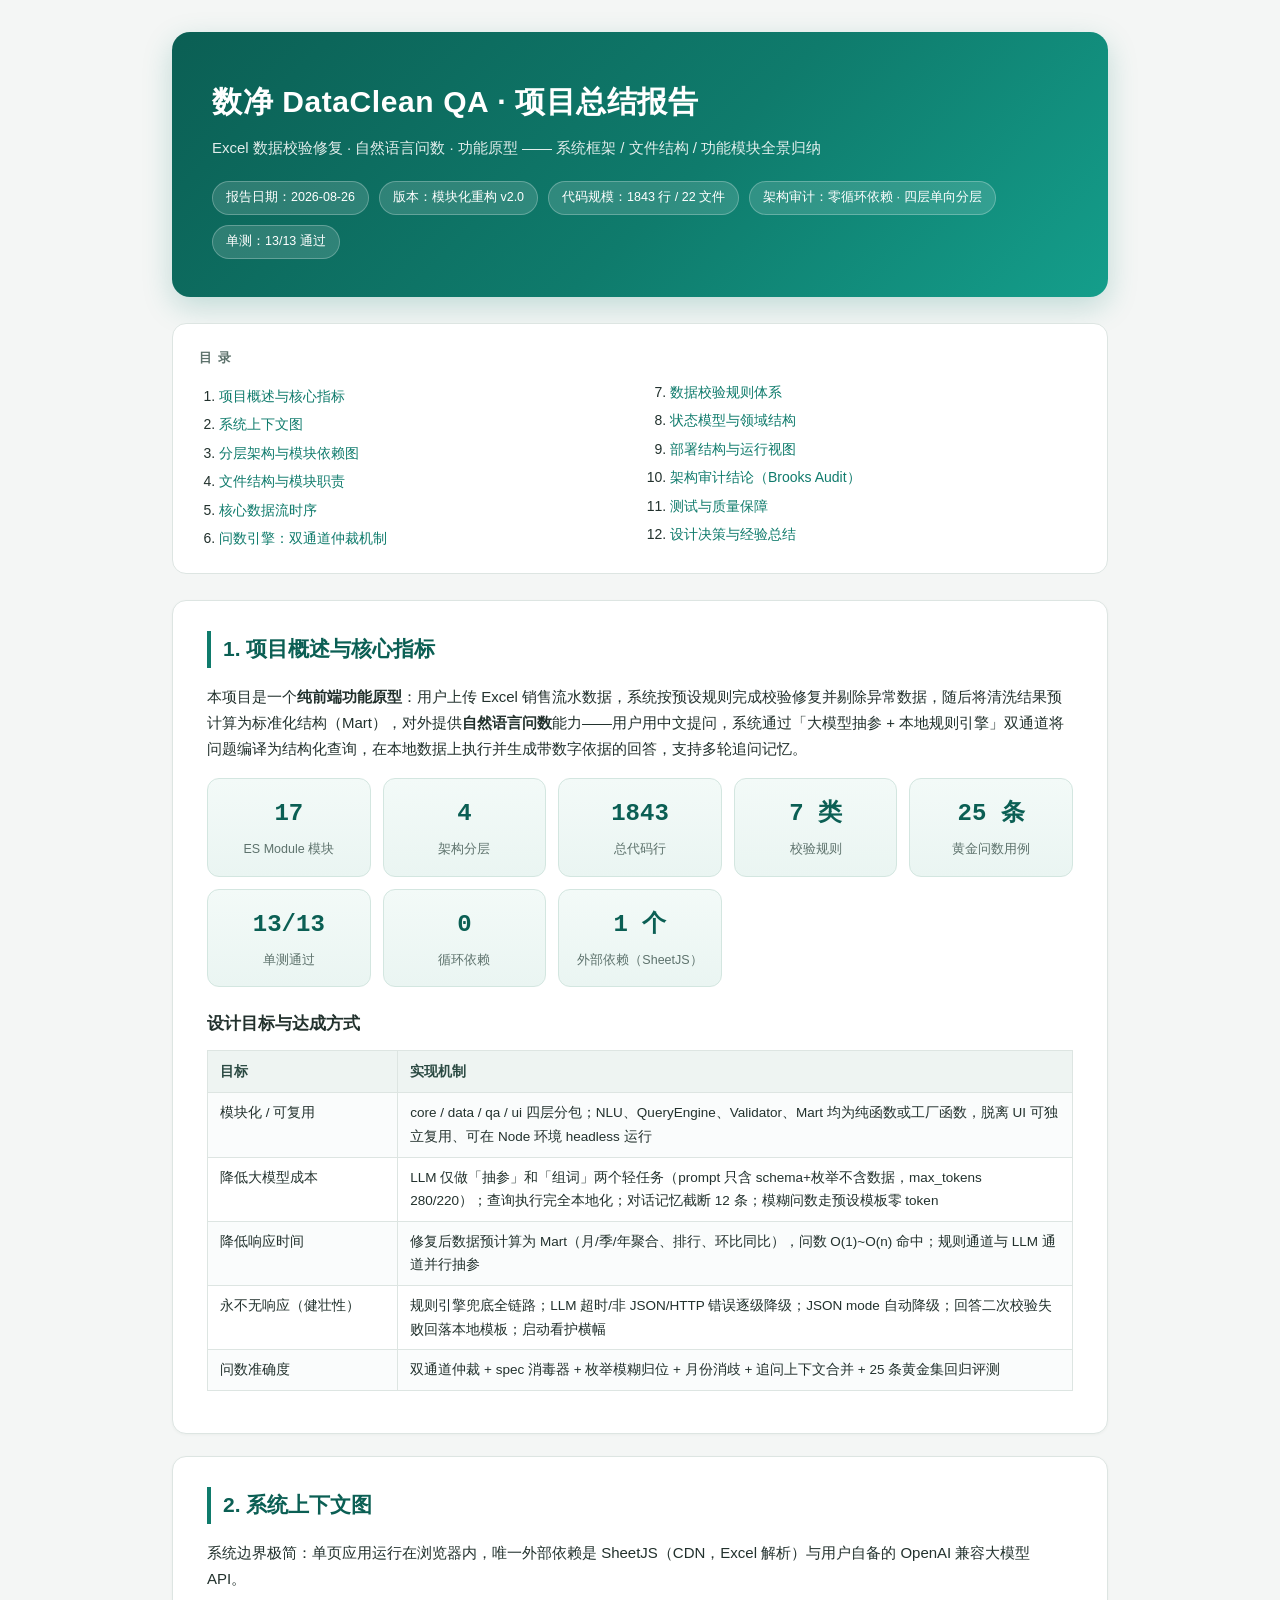
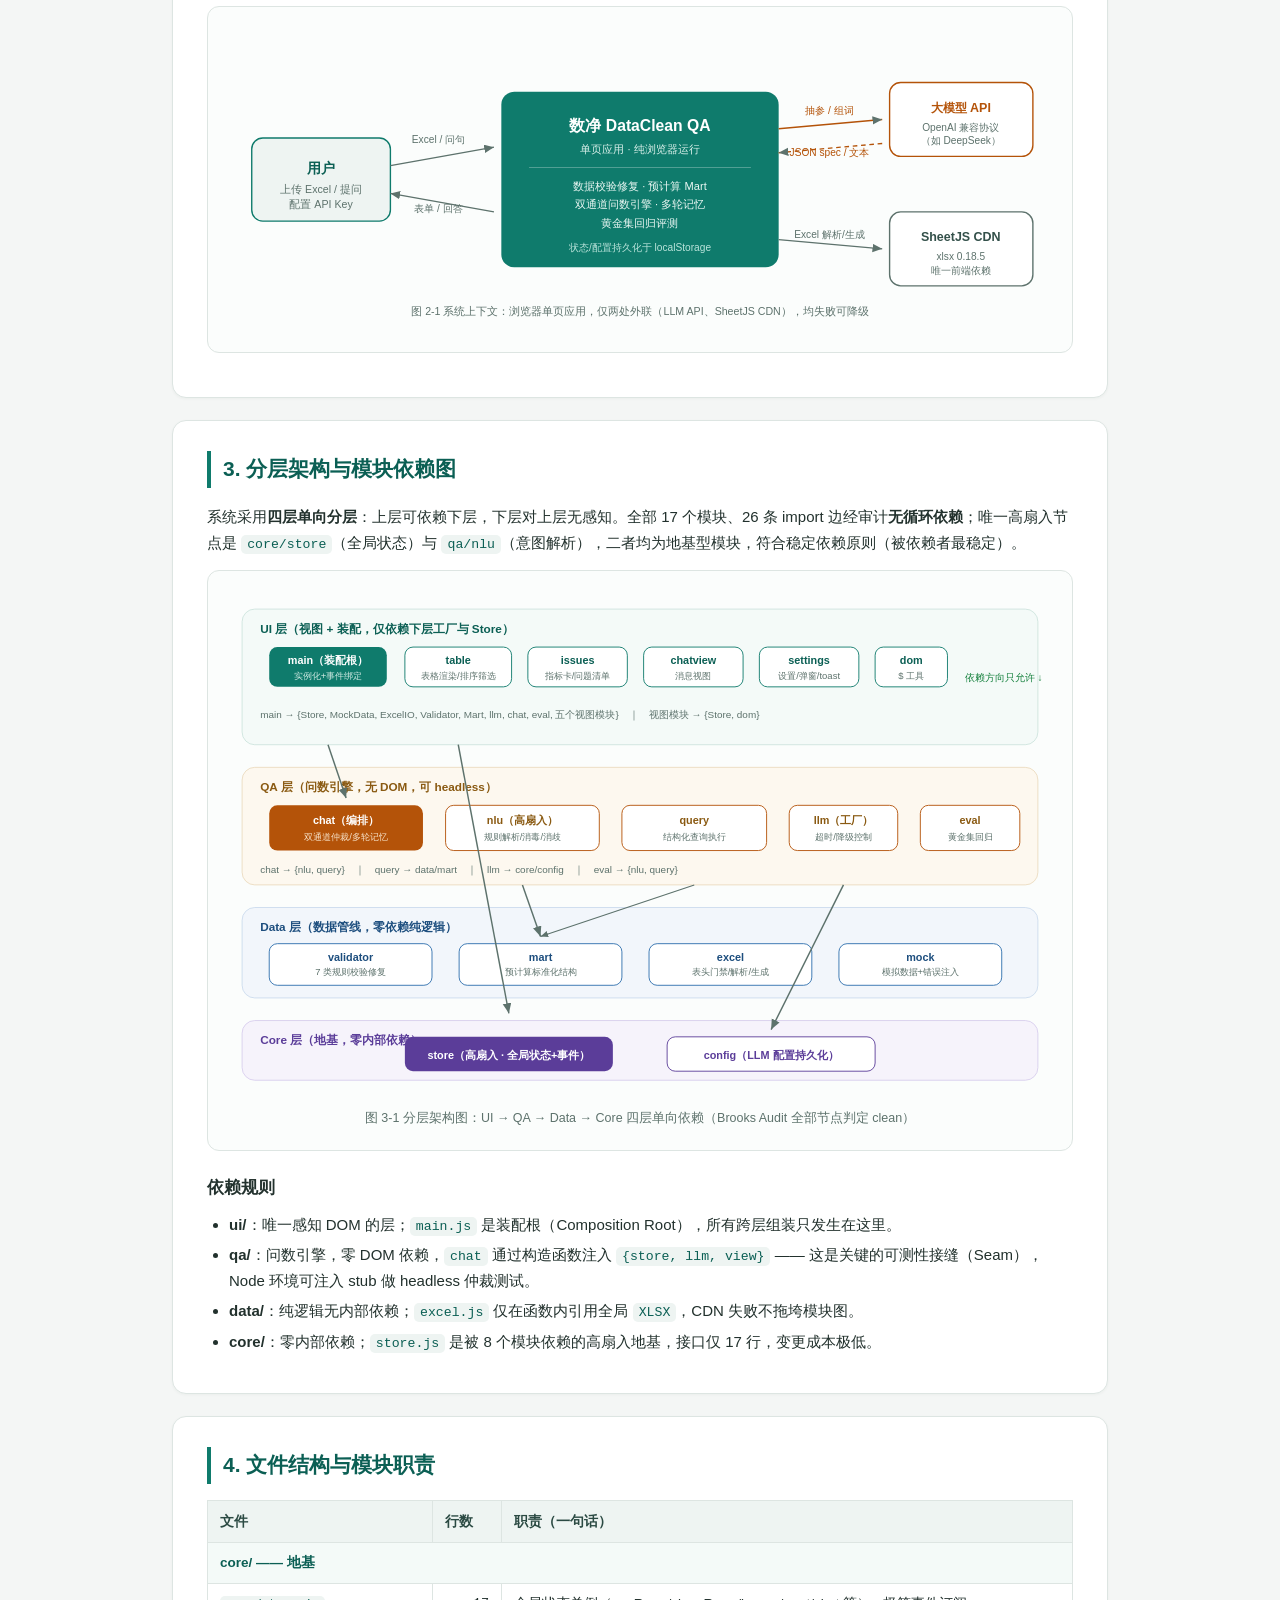
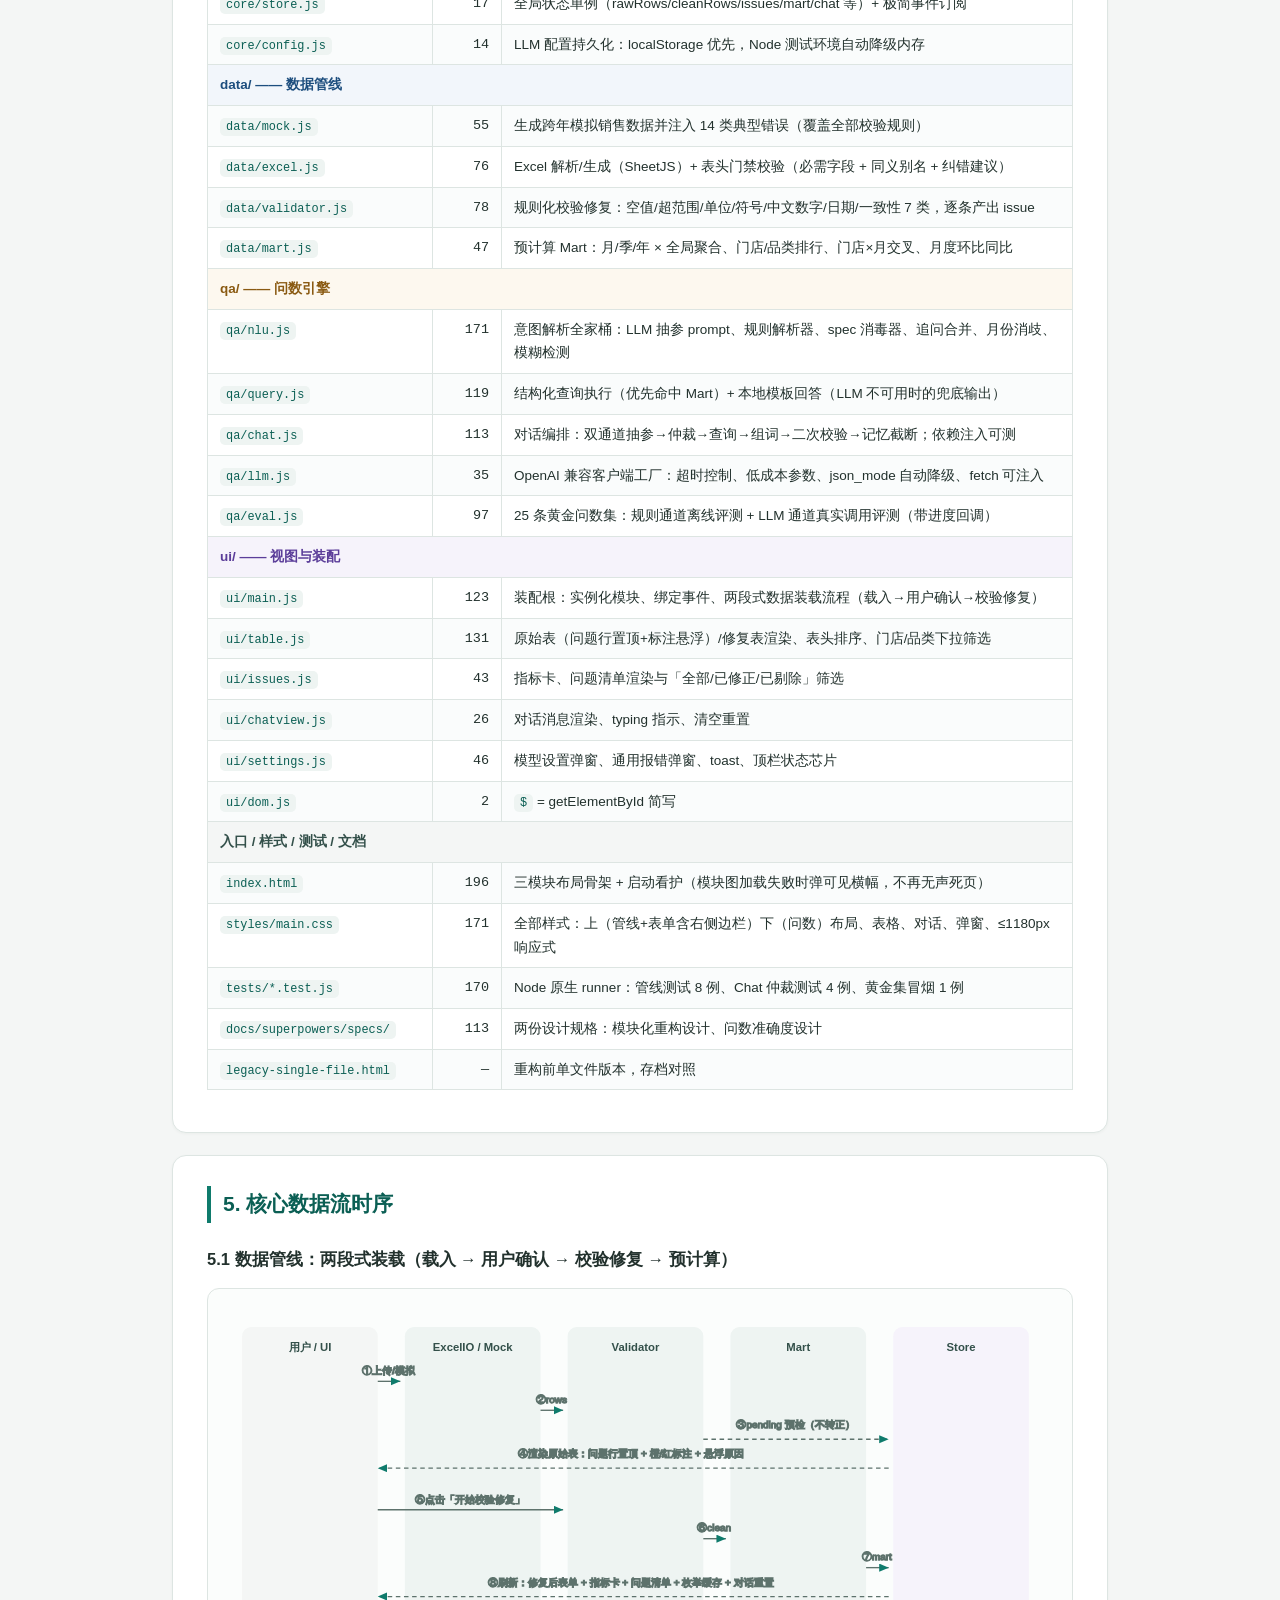
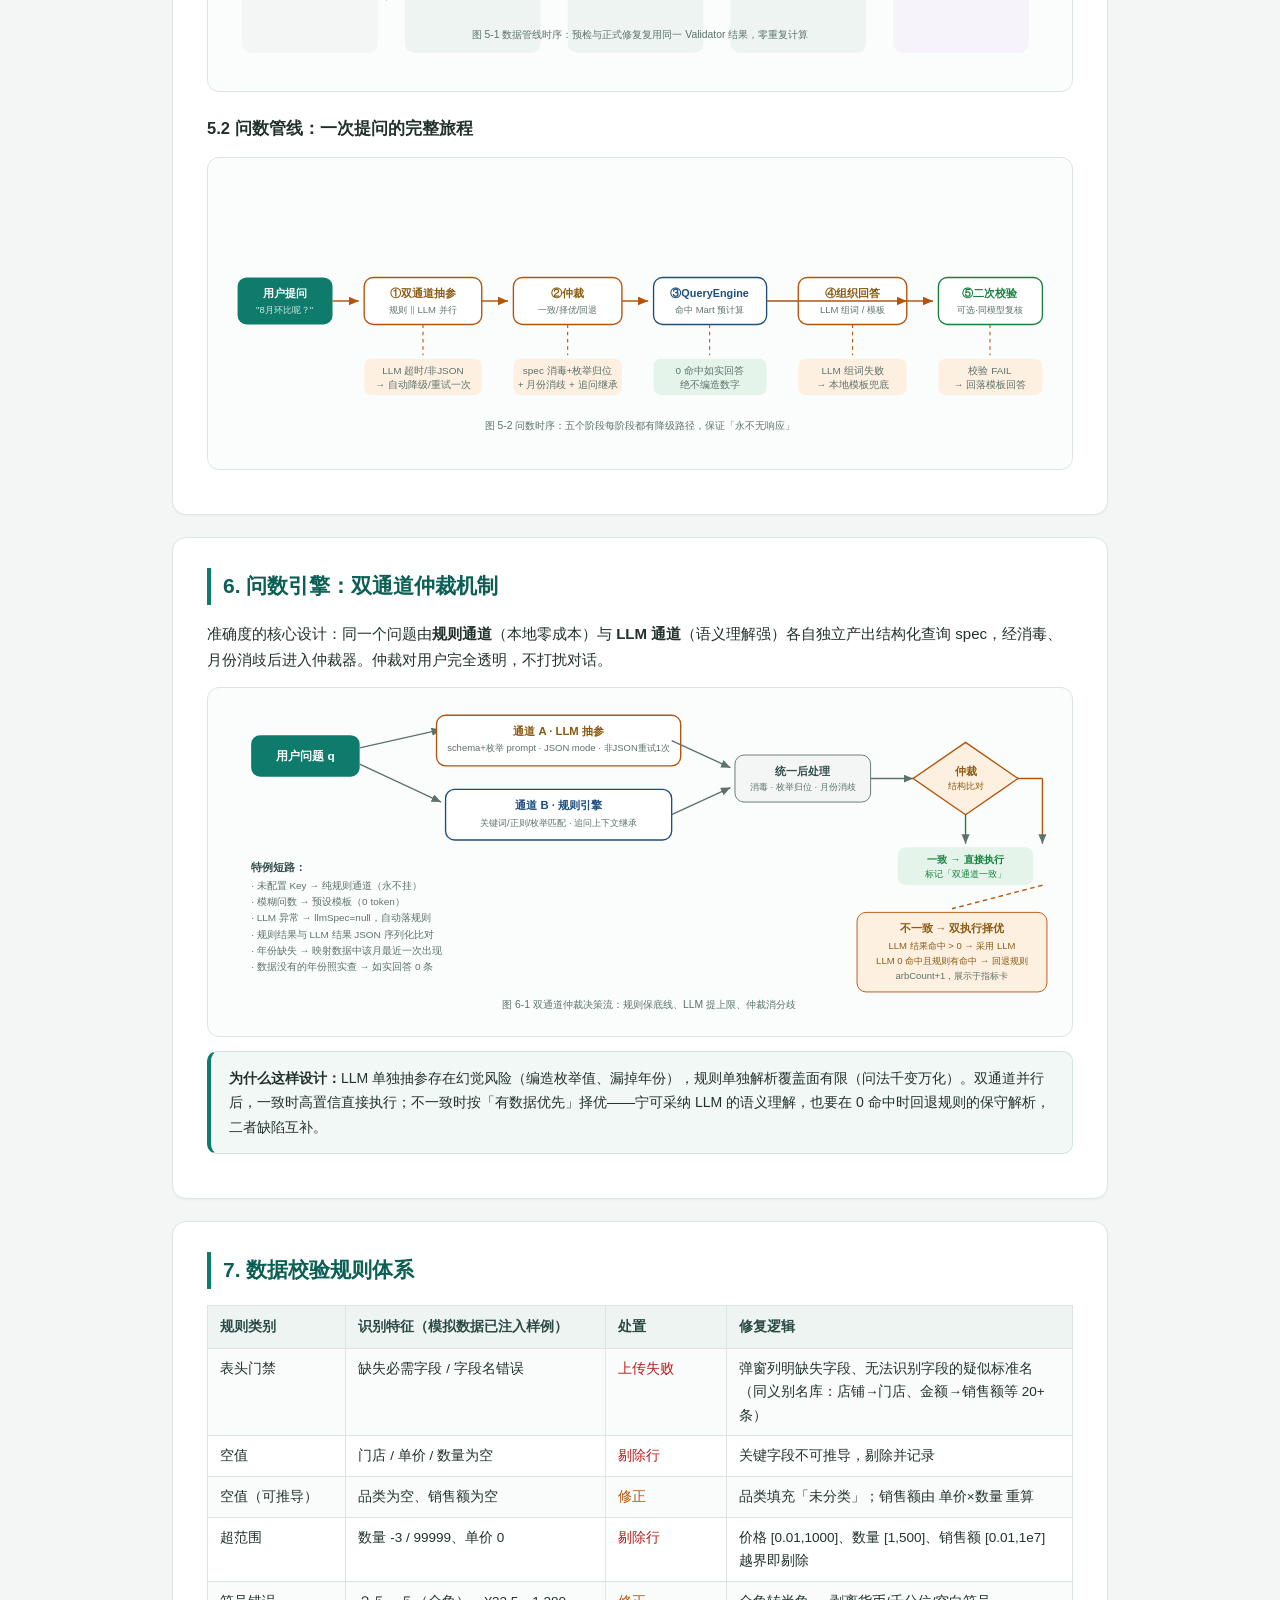
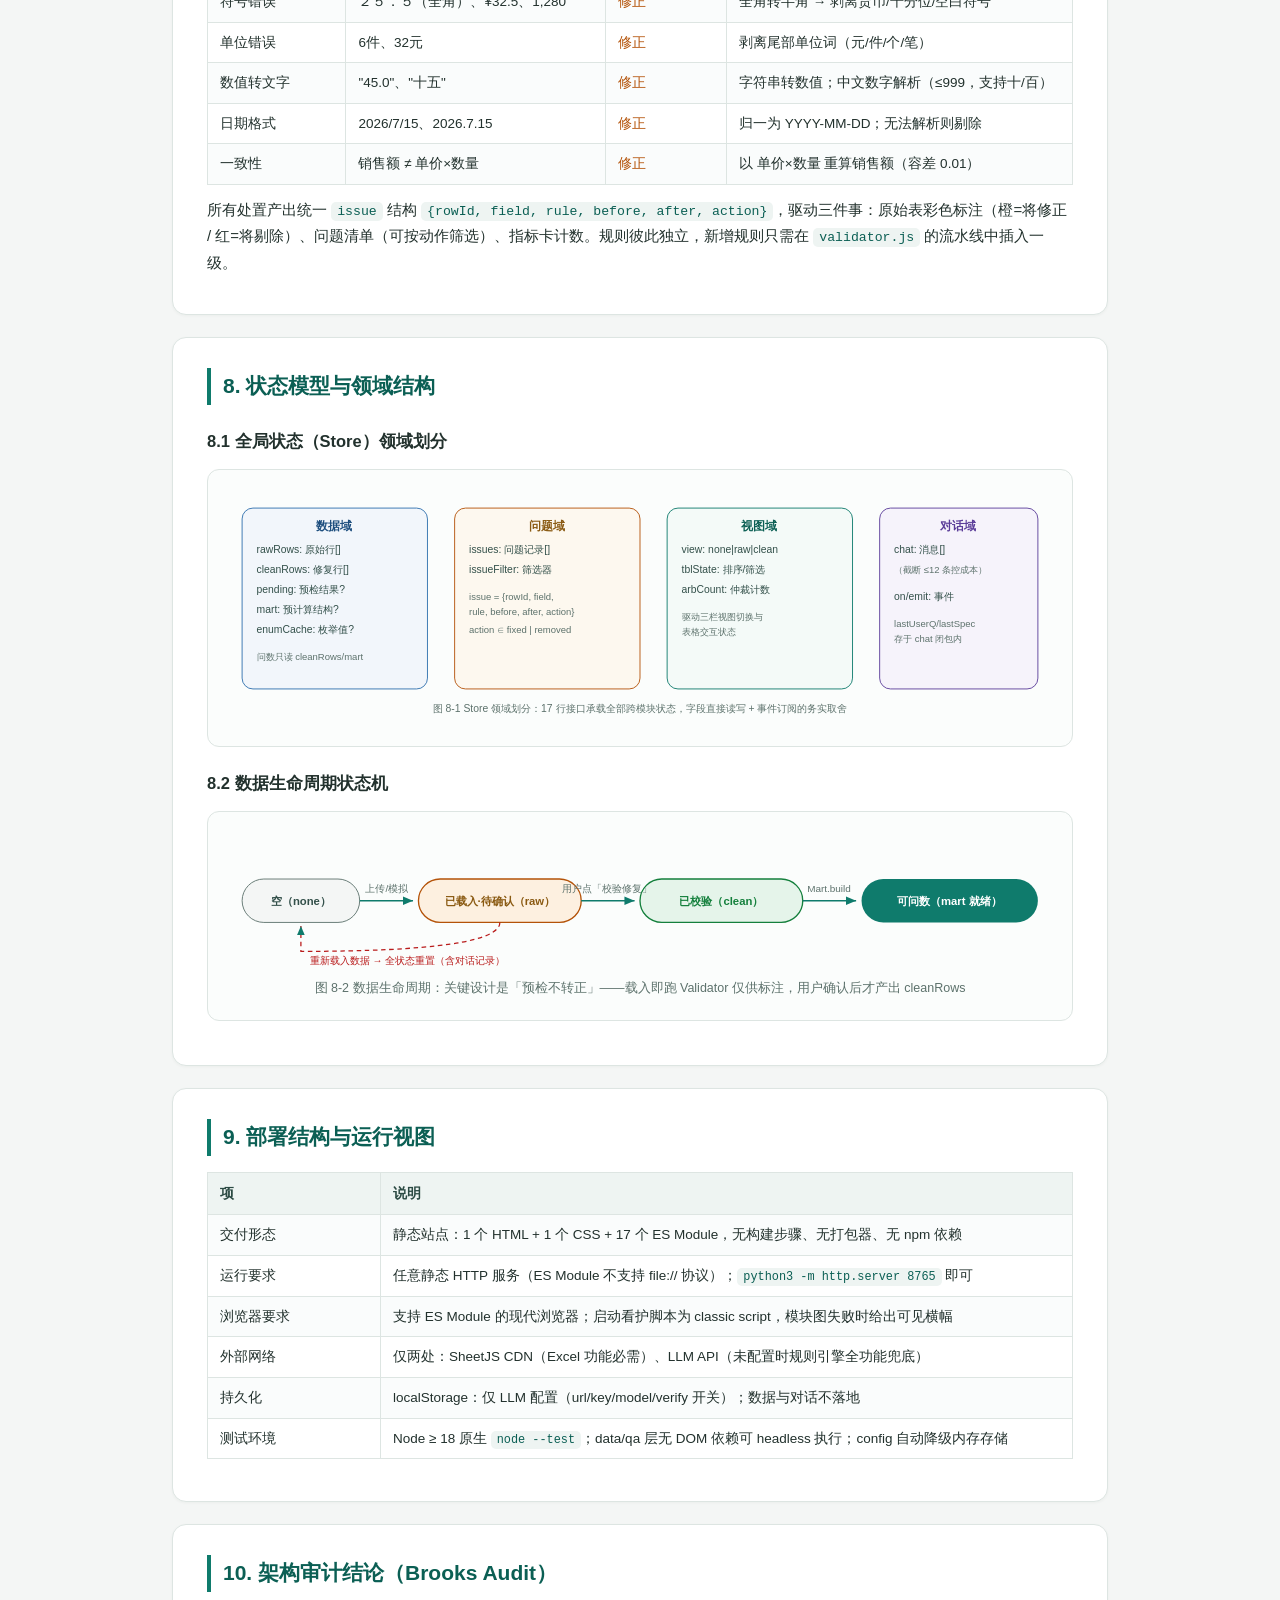
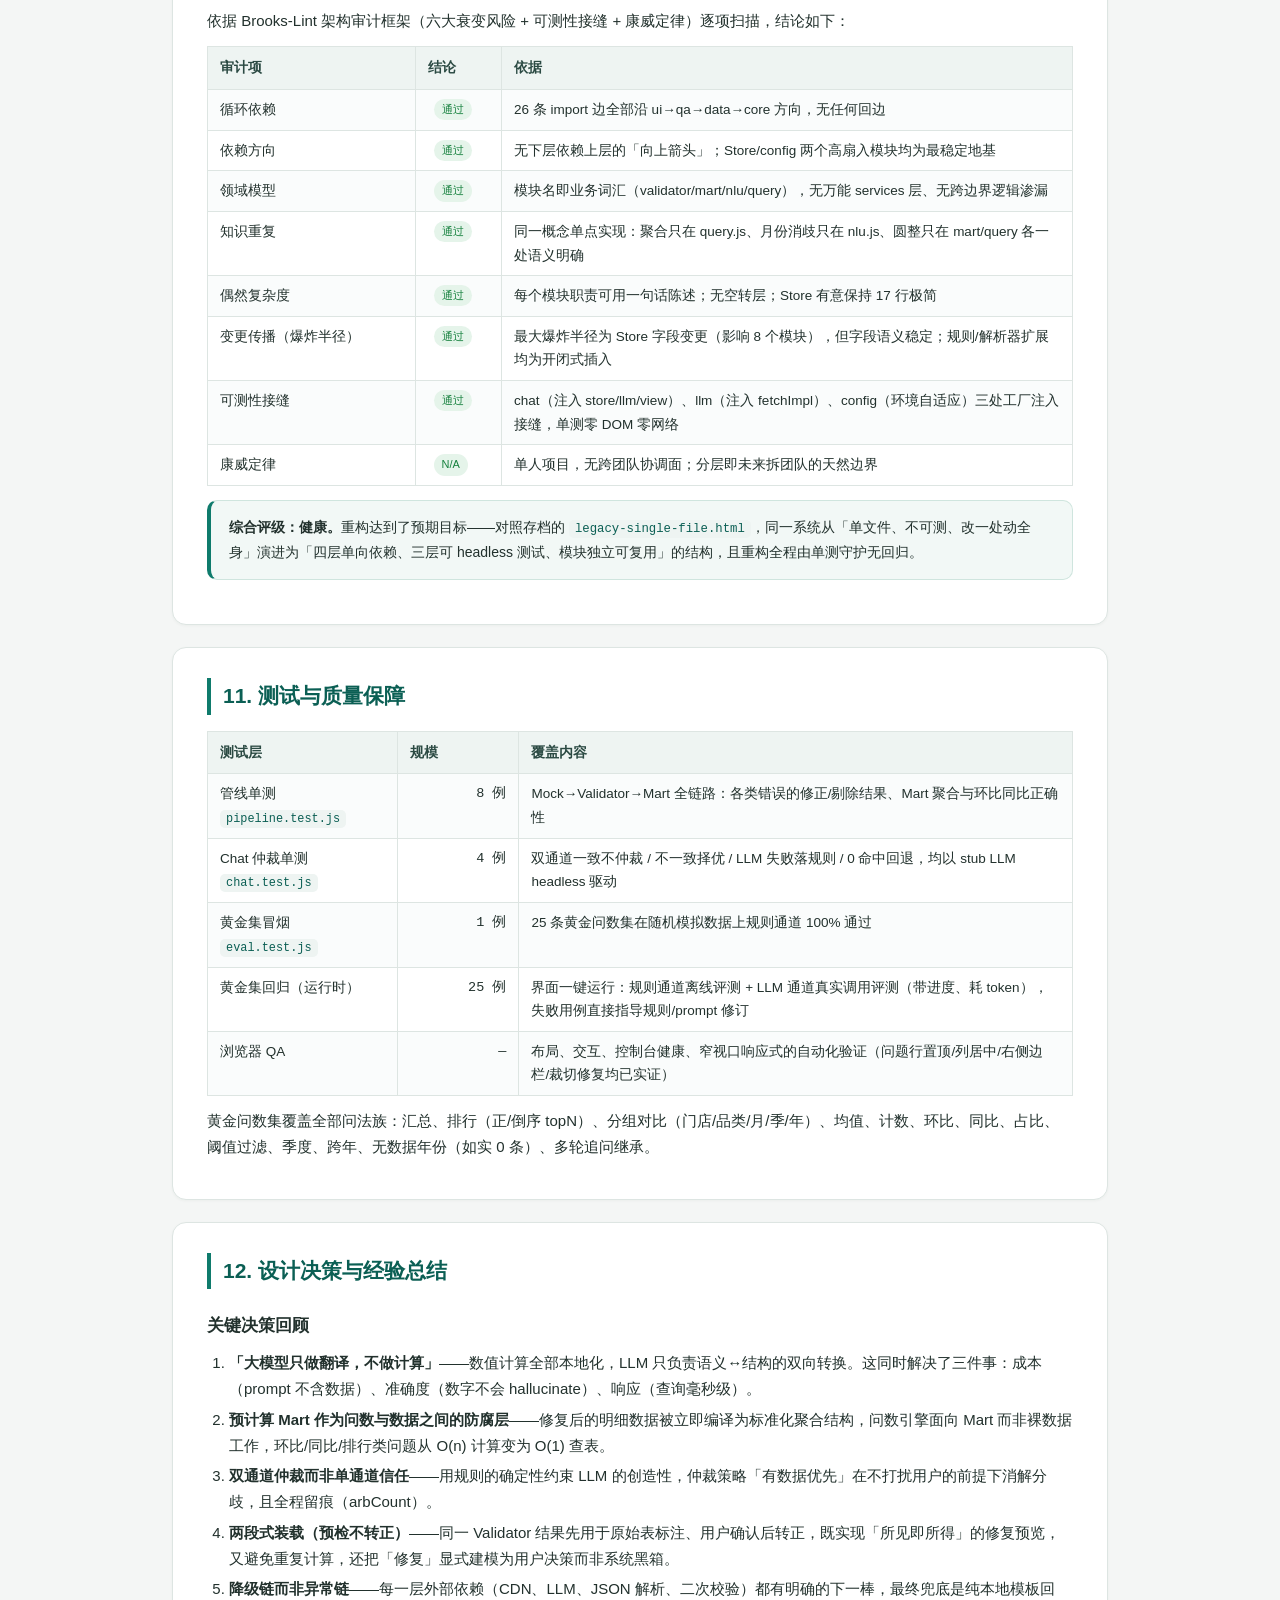
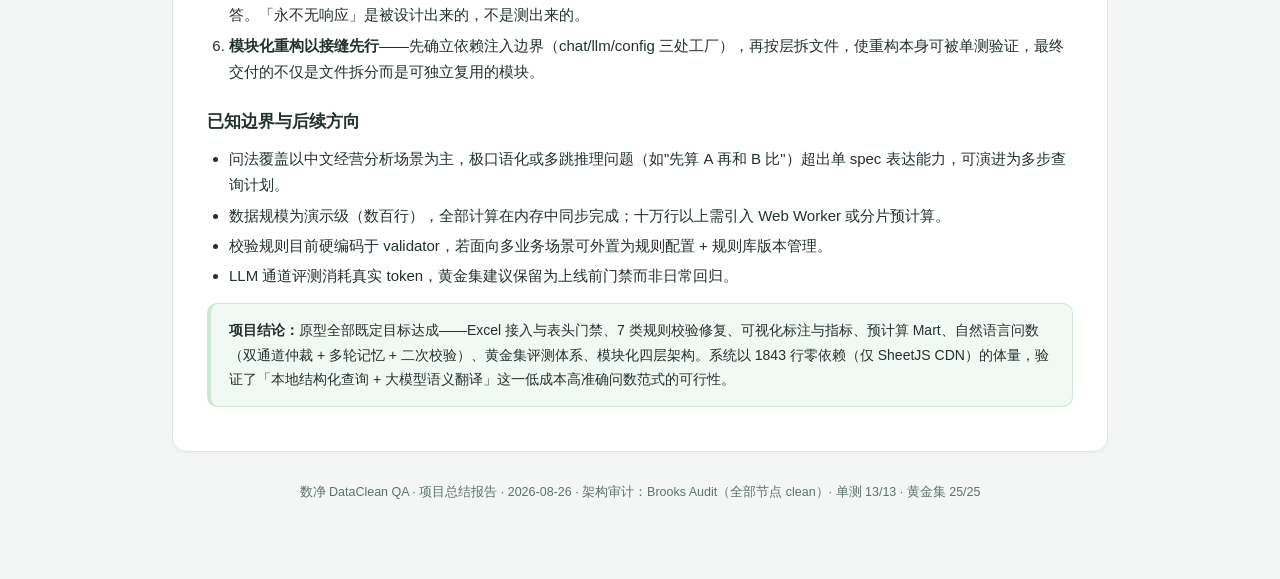
<file: excel-qa-proto/docs/summary-report.html>
<!DOCTYPE html>
<html lang="zh-CN">
<head>
<meta charset="UTF-8">
<meta name="viewport" content="width=device-width, initial-scale=1.0">
<title>数净 DataClean QA · 项目总结报告</title>
<style>
:root{
  --primary:#0f7b6c; --primary-dk:#0b5f54; --bg:#f4f6f5; --card:#fff;
  --text:#22312d; --text-sub:#5d726c; --border:#dde5e2;
  --warn:#b45309; --bad:#b91c1c; --ok:#15803d; --mono:ui-monospace,SFMono-Regular,Menlo,Consolas,monospace;
}
*{box-sizing:border-box;margin:0;padding:0}
body{font-family:-apple-system,BlinkMacSystemFont,"PingFang SC","Microsoft YaHei",sans-serif;
  background:var(--bg);color:var(--text);line-height:1.75;font-size:15px}
.wrap{max-width:980px;margin:0 auto;padding:32px 22px 80px}
/* ---- 头部 ---- */
.hero{background:linear-gradient(135deg,#0b5f54,#0f7b6c 55%,#149e8b);color:#fff;border-radius:18px;
  padding:44px 40px 38px;margin-bottom:26px;box-shadow:0 10px 30px rgba(15,123,108,.22)}
.hero h1{font-size:30px;letter-spacing:.02em;margin-bottom:6px}
.hero .sub{opacity:.88;font-size:15px;margin-bottom:20px}
.hero .meta{display:flex;flex-wrap:wrap;gap:10px}
.hero .pill{background:rgba(255,255,255,.14);border:1px solid rgba(255,255,255,.25);
  padding:5px 13px;border-radius:99px;font-size:12.5px}
/* ---- 目录 ---- */
.toc{background:var(--card);border:1px solid var(--border);border-radius:14px;padding:20px 26px;margin-bottom:26px}
.toc b{font-size:13px;color:var(--text-sub);letter-spacing:.1em}
.toc ol{margin:10px 0 0 20px;columns:2;column-gap:40px}
.toc li{margin:4px 0;font-size:14px}
.toc a{color:var(--primary);text-decoration:none}
.toc a:hover{text-decoration:underline}
/* ---- 章节 ---- */
section{background:var(--card);border:1px solid var(--border);border-radius:14px;
  padding:30px 34px;margin-bottom:22px;box-shadow:0 1px 3px rgba(20,40,36,.04)}
h2{font-size:21px;color:var(--primary-dk);margin-bottom:16px;padding-left:12px;border-left:4px solid var(--primary)}
h3{font-size:16.5px;margin:22px 0 10px;color:var(--text)}
h4{font-size:14.5px;margin:16px 0 8px;color:var(--text-sub)}
p{margin:8px 0}
ul,ol{margin:8px 0 8px 22px}
li{margin:4px 0}
code{font-family:var(--mono);font-size:.88em;background:#eef4f2;color:#0b5f54;padding:2px 6px;border-radius:5px}
/* ---- 表格 ---- */
table{border-collapse:collapse;width:100%;margin:12px 0;font-size:13.5px}
th{background:#eef4f2;color:#2b4a43;text-align:left;padding:9px 12px;border:1px solid var(--border);font-weight:600;white-space:nowrap}
td{padding:8px 12px;border:1px solid var(--border);vertical-align:top}
tr:nth-child(even) td{background:#fafcfc}
.num{font-family:var(--mono);text-align:right;white-space:nowrap}
/* ---- KPI ---- */
.kpis{display:grid;grid-template-columns:repeat(auto-fit,minmax(140px,1fr));gap:12px;margin:16px 0}
.kpi{background:linear-gradient(180deg,#f3faf8,#eaf5f2);border:1px solid #d3e6e0;border-radius:12px;padding:14px;text-align:center}
.kpi b{display:block;font-size:24px;color:var(--primary-dk);font-family:var(--mono)}
.kpi span{font-size:12.5px;color:var(--text-sub)}
/* ---- 图表容器 ---- */
.diagram{background:#fbfdfc;border:1px solid var(--border);border-radius:12px;padding:20px 16px;margin:14px 0;overflow-x:auto}
.diagram svg{display:block;margin:0 auto;max-width:100%;height:auto}
.cap{text-align:center;font-size:12.5px;color:var(--text-sub);margin-top:10px}
/* ---- 图注色 ---- */
.tag{display:inline-block;font-size:11px;padding:1px 8px;border-radius:99px;background:#e8f2ef;color:var(--primary-dk);margin-left:6px;vertical-align:1px}
.tag.w{background:#fdf0e0;color:var(--warn)}
.tag.g{background:#e5f4ea;color:var(--ok)}
.callout{background:#f2f8f6;border:1px solid #cfe5de;border-left:4px solid var(--primary);border-radius:10px;padding:14px 18px;margin:14px 0;font-size:14px}
footer{text-align:center;color:var(--text-sub);font-size:12.5px;margin-top:30px}
</style>
</head>
<body>
<div class="wrap">

<!-- ============ 头部 ============ -->
<div class="hero">
  <h1>数净 DataClean QA · 项目总结报告</h1>
  <div class="sub">Excel 数据校验修复 · 自然语言问数 · 功能原型 —— 系统框架 / 文件结构 / 功能模块全景归纳</div>
  <div class="meta">
    <span class="pill">报告日期：2026-08-26</span>
    <span class="pill">版本：模块化重构 v2.0</span>
    <span class="pill">代码规模：1843 行 / 22 文件</span>
    <span class="pill">架构审计：零循环依赖 · 四层单向分层</span>
    <span class="pill">单测：13/13 通过</span>
  </div>
</div>

<!-- ============ 目录 ============ -->
<div class="toc">
  <b>目 录</b>
  <ol>
    <li><a href="#s1">项目概述与核心指标</a></li>
    <li><a href="#s2">系统上下文图</a></li>
    <li><a href="#s3">分层架构与模块依赖图</a></li>
    <li><a href="#s4">文件结构与模块职责</a></li>
    <li><a href="#s5">核心数据流时序</a></li>
    <li><a href="#s6">问数引擎：双通道仲裁机制</a></li>
    <li><a href="#s7">数据校验规则体系</a></li>
    <li><a href="#s8">状态模型与领域结构</a></li>
    <li><a href="#s9">部署结构与运行视图</a></li>
    <li><a href="#s10">架构审计结论（Brooks Audit）</a></li>
    <li><a href="#s11">测试与质量保障</a></li>
    <li><a href="#s12">设计决策与经验总结</a></li>
  </ol>
</div>

<!-- ============ 1 概述 ============ -->
<section id="s1">
  <h2>1. 项目概述与核心指标</h2>
  <p>本项目是一个<b>纯前端功能原型</b>：用户上传 Excel 销售流水数据，系统按预设规则完成校验修复并剔除异常数据，随后将清洗结果预计算为标准化结构（Mart），对外提供<b>自然语言问数</b>能力——用户用中文提问，系统通过「大模型抽参 + 本地规则引擎」双通道将问题编译为结构化查询，在本地数据上执行并生成带数字依据的回答，支持多轮追问记忆。</p>
  <div class="kpis">
    <div class="kpi"><b>17</b><span>ES Module 模块</span></div>
    <div class="kpi"><b>4</b><span>架构分层</span></div>
    <div class="kpi"><b>1843</b><span>总代码行</span></div>
    <div class="kpi"><b>7 类</b><span>校验规则</span></div>
    <div class="kpi"><b>25 条</b><span>黄金问数用例</span></div>
    <div class="kpi"><b>13/13</b><span>单测通过</span></div>
    <div class="kpi"><b>0</b><span>循环依赖</span></div>
    <div class="kpi"><b>1 个</b><span>外部依赖（SheetJS）</span></div>
  </div>
  <h3>设计目标与达成方式</h3>
  <table>
    <tr><th style="width:22%">目标</th><th>实现机制</th></tr>
    <tr><td>模块化 / 可复用</td><td>core / data / qa / ui 四层分包；NLU、QueryEngine、Validator、Mart 均为纯函数或工厂函数，脱离 UI 可独立复用、可在 Node 环境 headless 运行</td></tr>
    <tr><td>降低大模型成本</td><td>LLM 仅做「抽参」和「组词」两个轻任务（prompt 只含 schema+枚举不含数据，max_tokens 280/220）；查询执行完全本地化；对话记忆截断 12 条；模糊问数走预设模板零 token</td></tr>
    <tr><td>降低响应时间</td><td>修复后数据预计算为 Mart（月/季/年聚合、排行、环比同比），问数 O(1)~O(n) 命中；规则通道与 LLM 通道并行抽参</td></tr>
    <tr><td>永不无响应（健壮性）</td><td>规则引擎兜底全链路；LLM 超时/非 JSON/HTTP 错误逐级降级；JSON mode 自动降级；回答二次校验失败回落本地模板；启动看护横幅</td></tr>
    <tr><td>问数准确度</td><td>双通道仲裁 + spec 消毒器 + 枚举模糊归位 + 月份消歧 + 追问上下文合并 + 25 条黄金集回归评测</td></tr>
  </table>
</section>

<!-- ============ 2 上下文图 ============ -->
<section id="s2">
  <h2>2. 系统上下文图</h2>
  <p>系统边界极简：单页应用运行在浏览器内，唯一外部依赖是 SheetJS（CDN，Excel 解析）与用户自备的 OpenAI 兼容大模型 API。</p>
  <div class="diagram">
    <svg viewBox="0 0 900 330" xmlns="http://www.w3.org/2000/svg" font-family="-apple-system,'PingFang SC','Microsoft YaHei',sans-serif">
      <defs>
        <marker id="ar2" markerWidth="9" markerHeight="9" refX="7" refY="3" orient="auto"><path d="M0,0 L7,3 L0,6 Z" fill="#5d726c"/></marker>
      </defs>
      <!-- 用户 -->
      <rect x="30" y="120" width="150" height="90" rx="12" fill="#eef4f2" stroke="#0f7b6c" stroke-width="1.5"/>
      <text x="105" y="158" text-anchor="middle" font-size="15" font-weight="700" fill="#0b5f54">用户</text>
      <text x="105" y="180" text-anchor="middle" font-size="11.5" fill="#5d726c">上传 Excel / 提问</text>
      <text x="105" y="196" text-anchor="middle" font-size="11.5" fill="#5d726c">配置 API Key</text>
      <!-- 系统 -->
      <rect x="300" y="70" width="300" height="190" rx="14" fill="#0f7b6c"/>
      <text x="450" y="112" text-anchor="middle" font-size="17" font-weight="700" fill="#fff">数净 DataClean QA</text>
      <text x="450" y="136" text-anchor="middle" font-size="12" fill="#d8efe9">单页应用 · 纯浏览器运行</text>
      <line x1="330" y1="152" x2="570" y2="152" stroke="rgba(255,255,255,.3)"/>
      <text x="450" y="176" text-anchor="middle" font-size="12" fill="#eaf7f3">数据校验修复 · 预计算 Mart</text>
      <text x="450" y="196" text-anchor="middle" font-size="12" fill="#eaf7f3">双通道问数引擎 · 多轮记忆</text>
      <text x="450" y="216" text-anchor="middle" font-size="12" fill="#eaf7f3">黄金集回归评测</text>
      <text x="450" y="242" text-anchor="middle" font-size="11" fill="#b9e3da">状态/配置持久化于 localStorage</text>
      <!-- LLM -->
      <rect x="720" y="60" width="155" height="80" rx="12" fill="#fff" stroke="#b45309" stroke-width="1.5"/>
      <text x="797" y="92" text-anchor="middle" font-size="13.5" font-weight="700" fill="#b45309">大模型 API</text>
      <text x="797" y="112" text-anchor="middle" font-size="11" fill="#5d726c">OpenAI 兼容协议</text>
      <text x="797" y="127" text-anchor="middle" font-size="11" fill="#5d726c">（如 DeepSeek）</text>
      <!-- CDN -->
      <rect x="720" y="200" width="155" height="80" rx="12" fill="#fff" stroke="#5d726c" stroke-width="1.5"/>
      <text x="797" y="232" text-anchor="middle" font-size="13.5" font-weight="700" fill="#33504a">SheetJS CDN</text>
      <text x="797" y="252" text-anchor="middle" font-size="11" fill="#5d726c">xlsx 0.18.5</text>
      <text x="797" y="267" text-anchor="middle" font-size="11" fill="#5d726c">唯一前端依赖</text>
      <!-- 边 -->
      <line x1="180" y1="150" x2="292" y2="130" stroke="#5d726c" stroke-width="1.5" marker-end="url(#ar2)"/>
      <text x="232" y="126" text-anchor="middle" font-size="11" fill="#5d726c">Excel / 问句</text>
      <line x1="292" y1="200" x2="180" y2="180" stroke="#5d726c" stroke-width="1.5" marker-end="url(#ar2)"/>
      <text x="232" y="200" text-anchor="middle" font-size="11" fill="#5d726c">表单 / 回答</text>
      <line x1="600" y1="110" x2="712" y2="100" stroke="#b45309" stroke-width="1.5" marker-end="url(#ar2)"/>
      <text x="655" y="94" text-anchor="middle" font-size="11" fill="#b45309">抽参 / 组词</text>
      <line x1="712" y1="126" x2="600" y2="136" stroke="#b45309" stroke-width="1.5" stroke-dasharray="5,4" marker-end="url(#ar2)"/>
      <text x="655" y="140" text-anchor="middle" font-size="11" fill="#b45309">JSON spec / 文本</text>
      <line x1="600" y1="230" x2="712" y2="240" stroke="#5d726c" stroke-width="1.5" marker-end="url(#ar2)"/>
      <text x="655" y="228" text-anchor="middle" font-size="11" fill="#5d726c">Excel 解析/生成</text>
      <text x="450" y="312" text-anchor="middle" font-size="11.5" fill="#5d726c">图 2-1 系统上下文：浏览器单页应用，仅两处外联（LLM API、SheetJS CDN），均失败可降级</text>
    </svg>
  </div>
</section>

<!-- ============ 3 分层架构 ============ -->
<section id="s3">
  <h2>3. 分层架构与模块依赖图</h2>
  <p>系统采用<b>四层单向分层</b>：上层可依赖下层，下层对上层无感知。全部 17 个模块、26 条 import 边经审计<b>无循环依赖</b>；唯一高扇入节点是 <code>core/store</code>（全局状态）与 <code>qa/nlu</code>（意图解析），二者均为地基型模块，符合稳定依赖原则（被依赖者最稳定）。</p>
  <div class="diagram">
    <svg viewBox="0 0 920 560" xmlns="http://www.w3.org/2000/svg" font-family="-apple-system,'PingFang SC','Microsoft YaHei',sans-serif">
      <defs>
        <marker id="ar3" markerWidth="9" markerHeight="9" refX="7" refY="3" orient="auto"><path d="M0,0 L7,3 L0,6 Z" fill="#5d726c"/></marker>
      </defs>
      <!-- ===== UI 层 ===== -->
      <rect x="20" y="20" width="880" height="150" rx="14" fill="#f4faf8" stroke="#cfe5de"/>
      <text x="40" y="46" font-size="13" font-weight="700" fill="#0b5f54">UI 层（视图 + 装配，仅依赖下层工厂与 Store）</text>
      <g font-size="12">
        <rect x="50" y="62" width="130" height="44" rx="9" fill="#0f7b6c"/><text x="115" y="81" text-anchor="middle" fill="#fff" font-weight="700">main（装配根）</text><text x="115" y="97" text-anchor="middle" fill="#cfe9e2" font-size="10.5">实例化+事件绑定</text>
        <rect x="200" y="62" width="118" height="44" rx="9" fill="#fff" stroke="#0f7b6c"/><text x="259" y="81" text-anchor="middle" fill="#0b5f54" font-weight="600">table</text><text x="259" y="97" text-anchor="middle" fill="#5d726c" font-size="10.5">表格渲染/排序筛选</text>
        <rect x="336" y="62" width="110" height="44" rx="9" fill="#fff" stroke="#0f7b6c"/><text x="391" y="81" text-anchor="middle" fill="#0b5f54" font-weight="600">issues</text><text x="391" y="97" text-anchor="middle" fill="#5d726c" font-size="10.5">指标卡/问题清单</text>
        <rect x="464" y="62" width="110" height="44" rx="9" fill="#fff" stroke="#0f7b6c"/><text x="519" y="81" text-anchor="middle" fill="#0b5f54" font-weight="600">chatview</text><text x="519" y="97" text-anchor="middle" fill="#5d726c" font-size="10.5">消息视图</text>
        <rect x="592" y="62" width="110" height="44" rx="9" fill="#fff" stroke="#0f7b6c"/><text x="647" y="81" text-anchor="middle" fill="#0b5f54" font-weight="600">settings</text><text x="647" y="97" text-anchor="middle" fill="#5d726c" font-size="10.5">设置/弹窗/toast</text>
        <rect x="720" y="62" width="80" height="44" rx="9" fill="#fff" stroke="#0f7b6c"/><text x="760" y="81" text-anchor="middle" fill="#0b5f54" font-weight="600">dom</text><text x="760" y="97" text-anchor="middle" fill="#5d726c" font-size="10.5">$ 工具</text>
      </g>
      <text x="40" y="140" font-size="11" fill="#5d726c">main → {Store, MockData, ExcelIO, Validator, Mart, llm, chat, eval, 五个视图模块}　｜　视图模块 → {Store, dom}</text>
      <!-- ===== QA 层 ===== -->
      <rect x="20" y="195" width="880" height="130" rx="14" fill="#fdf8ef" stroke="#ecdcc0"/>
      <text x="40" y="221" font-size="13" font-weight="700" fill="#8a5a12">QA 层（问数引擎，无 DOM，可 headless）</text>
      <g font-size="12">
        <rect x="50" y="237" width="170" height="50" rx="9" fill="#b45309"/><text x="135" y="258" text-anchor="middle" fill="#fff" font-weight="700">chat（编排）</text><text x="135" y="275" text-anchor="middle" fill="#f7e3cb" font-size="10.5">双通道仲裁/多轮记忆</text>
        <rect x="245" y="237" width="170" height="50" rx="9" fill="#fff" stroke="#b45309"/><text x="330" y="258" text-anchor="middle" fill="#8a5a12" font-weight="600">nlu（高扇入）</text><text x="330" y="275" text-anchor="middle" fill="#5d726c" font-size="10.5">规则解析/消毒/消歧</text>
        <rect x="440" y="237" width="160" height="50" rx="9" fill="#fff" stroke="#b45309"/><text x="520" y="258" text-anchor="middle" fill="#8a5a12" font-weight="600">query</text><text x="520" y="275" text-anchor="middle" fill="#5d726c" font-size="10.5">结构化查询执行</text>
        <rect x="625" y="237" width="120" height="50" rx="9" fill="#fff" stroke="#b45309"/><text x="685" y="258" text-anchor="middle" fill="#8a5a12" font-weight="600">llm（工厂）</text><text x="685" y="275" text-anchor="middle" fill="#5d726c" font-size="10.5">超时/降级控制</text>
        <rect x="770" y="237" width="110" height="50" rx="9" fill="#fff" stroke="#b45309"/><text x="825" y="258" text-anchor="middle" fill="#8a5a12" font-weight="600">eval</text><text x="825" y="275" text-anchor="middle" fill="#5d726c" font-size="10.5">黄金集回归</text>
      </g>
      <text x="40" y="312" font-size="11" fill="#5d726c">chat → {nlu, query}　｜　query → data/mart　｜　llm → core/config　｜　eval → {nlu, query}</text>
      <!-- ===== Data 层 ===== -->
      <rect x="20" y="350" width="880" height="100" rx="14" fill="#f2f6fb" stroke="#ccdcee"/>
      <text x="40" y="376" font-size="13" font-weight="700" fill="#1d4e7e">Data 层（数据管线，零依赖纯逻辑）</text>
      <g font-size="12">
        <rect x="50" y="390" width="180" height="46" rx="9" fill="#fff" stroke="#2f6fad"/><text x="140" y="409" text-anchor="middle" fill="#1d4e7e" font-weight="600">validator</text><text x="140" y="425" text-anchor="middle" fill="#5d726c" font-size="10.5">7 类规则校验修复</text>
        <rect x="260" y="390" width="180" height="46" rx="9" fill="#fff" stroke="#2f6fad"/><text x="350" y="409" text-anchor="middle" fill="#1d4e7e" font-weight="600">mart</text><text x="350" y="425" text-anchor="middle" fill="#5d726c" font-size="10.5">预计算标准化结构</text>
        <rect x="470" y="390" width="180" height="46" rx="9" fill="#fff" stroke="#2f6fad"/><text x="560" y="409" text-anchor="middle" fill="#1d4e7e" font-weight="600">excel</text><text x="560" y="425" text-anchor="middle" fill="#5d726c" font-size="10.5">表头门禁/解析/生成</text>
        <rect x="680" y="390" width="180" height="46" rx="9" fill="#fff" stroke="#2f6fad"/><text x="770" y="409" text-anchor="middle" fill="#1d4e7e" font-weight="600">mock</text><text x="770" y="425" text-anchor="middle" fill="#5d726c" font-size="10.5">模拟数据+错误注入</text>
      </g>
      <!-- ===== Core 层 ===== -->
      <rect x="20" y="475" width="880" height="66" rx="14" fill="#f6f3fb" stroke="#d9cfee"/>
      <text x="40" y="501" font-size="13" font-weight="700" fill="#5b3d99">Core 层（地基，零内部依赖）</text>
      <g font-size="12">
        <rect x="200" y="493" width="230" height="38" rx="9" fill="#5b3d99"/><text x="315" y="517" text-anchor="middle" fill="#fff" font-weight="600">store（高扇入 · 全局状态+事件）</text>
        <rect x="490" y="493" width="230" height="38" rx="9" fill="#fff" stroke="#5b3d99"/><text x="605" y="517" text-anchor="middle" fill="#5b3d99" font-weight="600">config（LLM 配置持久化）</text>
      </g>
      <!-- ===== 层间依赖箭头 ===== -->
      <line x1="115" y1="170" x2="135" y2="229" stroke="#5d726c" stroke-width="1.6" marker-end="url(#ar3)"/>
      <line x1="259" y1="170" x2="315" y2="467" stroke="#5d726c" stroke-width="1.6" marker-end="url(#ar3)"/>
      <line x1="330" y1="325" x2="350" y2="382" stroke="#5d726c" stroke-width="1.6" marker-end="url(#ar3)"/>
      <line x1="685" y1="325" x2="605" y2="485" stroke="#5d726c" stroke-width="1.6" marker-end="url(#ar3)"/>
      <line x1="520" y1="325" x2="350" y2="382" stroke="#5d726c" stroke-width="1.2" marker-end="url(#ar3)"/>
      <text x="905" y="100" text-anchor="end" font-size="11" fill="#15803d">依赖方向只允许 ↓</text>
    </svg>
    <div class="cap">图 3-1 分层架构图：UI → QA → Data → Core 四层单向依赖（Brooks Audit 全部节点判定 clean）</div>
  </div>
  <h3>依赖规则</h3>
  <ul>
    <li><b>ui/</b>：唯一感知 DOM 的层；<code>main.js</code> 是装配根（Composition Root），所有跨层组装只发生在这里。</li>
    <li><b>qa/</b>：问数引擎，零 DOM 依赖，<code>chat</code> 通过构造函数注入 <code>{store, llm, view}</code> —— 这是关键的可测性接缝（Seam），Node 环境可注入 stub 做 headless 仲裁测试。</li>
    <li><b>data/</b>：纯逻辑无内部依赖；<code>excel.js</code> 仅在函数内引用全局 <code>XLSX</code>，CDN 失败不拖垮模块图。</li>
    <li><b>core/</b>：零内部依赖；<code>store.js</code> 是被 8 个模块依赖的高扇入地基，接口仅 17 行，变更成本极低。</li>
  </ul>
</section>

<!-- ============ 4 文件结构 ============ -->
<section id="s4">
  <h2>4. 文件结构与模块职责</h2>
  <table>
    <tr><th style="width:26%">文件</th><th style="width:8%">行数</th><th>职责（一句话）</th></tr>
    <tr><td colspan="3" style="background:#f4faf8;font-weight:700;color:#0b5f54">core/ —— 地基</td></tr>
    <tr><td><code>core/store.js</code></td><td class="num">17</td><td>全局状态单例（rawRows/cleanRows/issues/mart/chat 等）+ 极简事件订阅</td></tr>
    <tr><td><code>core/config.js</code></td><td class="num">14</td><td>LLM 配置持久化：localStorage 优先，Node 测试环境自动降级内存</td></tr>
    <tr><td colspan="3" style="background:#f2f6fb;font-weight:700;color:#1d4e7e">data/ —— 数据管线</td></tr>
    <tr><td><code>data/mock.js</code></td><td class="num">55</td><td>生成跨年模拟销售数据并注入 14 类典型错误（覆盖全部校验规则）</td></tr>
    <tr><td><code>data/excel.js</code></td><td class="num">76</td><td>Excel 解析/生成（SheetJS）+ 表头门禁校验（必需字段 + 同义别名 + 纠错建议）</td></tr>
    <tr><td><code>data/validator.js</code></td><td class="num">78</td><td>规则化校验修复：空值/超范围/单位/符号/中文数字/日期/一致性 7 类，逐条产出 issue</td></tr>
    <tr><td><code>data/mart.js</code></td><td class="num">47</td><td>预计算 Mart：月/季/年 × 全局聚合、门店/品类排行、门店×月交叉、月度环比同比</td></tr>
    <tr><td colspan="3" style="background:#fdf8ef;font-weight:700;color:#8a5a12">qa/ —— 问数引擎</td></tr>
    <tr><td><code>qa/nlu.js</code></td><td class="num">171</td><td>意图解析全家桶：LLM 抽参 prompt、规则解析器、spec 消毒器、追问合并、月份消歧、模糊检测</td></tr>
    <tr><td><code>qa/query.js</code></td><td class="num">119</td><td>结构化查询执行（优先命中 Mart）+ 本地模板回答（LLM 不可用时的兜底输出）</td></tr>
    <tr><td><code>qa/chat.js</code></td><td class="num">113</td><td>对话编排：双通道抽参→仲裁→查询→组词→二次校验→记忆截断；依赖注入可测</td></tr>
    <tr><td><code>qa/llm.js</code></td><td class="num">35</td><td>OpenAI 兼容客户端工厂：超时控制、低成本参数、json_mode 自动降级、fetch 可注入</td></tr>
    <tr><td><code>qa/eval.js</code></td><td class="num">97</td><td>25 条黄金问数集：规则通道离线评测 + LLM 通道真实调用评测（带进度回调）</td></tr>
    <tr><td colspan="3" style="background:#f6f3fb;font-weight:700;color:#5b3d99">ui/ —— 视图与装配</td></tr>
    <tr><td><code>ui/main.js</code></td><td class="num">123</td><td>装配根：实例化模块、绑定事件、两段式数据装载流程（载入→用户确认→校验修复）</td></tr>
    <tr><td><code>ui/table.js</code></td><td class="num">131</td><td>原始表（问题行置顶+标注悬浮）/修复表渲染、表头排序、门店/品类下拉筛选</td></tr>
    <tr><td><code>ui/issues.js</code></td><td class="num">43</td><td>指标卡、问题清单渲染与「全部/已修正/已剔除」筛选</td></tr>
    <tr><td><code>ui/chatview.js</code></td><td class="num">26</td><td>对话消息渲染、typing 指示、清空重置</td></tr>
    <tr><td><code>ui/settings.js</code></td><td class="num">46</td><td>模型设置弹窗、通用报错弹窗、toast、顶栏状态芯片</td></tr>
    <tr><td><code>ui/dom.js</code></td><td class="num">2</td><td><code>$</code> = getElementById 简写</td></tr>
    <tr><td colspan="3" style="background:#f4f6f5;font-weight:700;color:#33504a">入口 / 样式 / 测试 / 文档</td></tr>
    <tr><td><code>index.html</code></td><td class="num">196</td><td>三模块布局骨架 + 启动看护（模块图加载失败时弹可见横幅，不再无声死页）</td></tr>
    <tr><td><code>styles/main.css</code></td><td class="num">171</td><td>全部样式：上（管线+表单含右侧边栏）下（问数）布局、表格、对话、弹窗、≤1180px 响应式</td></tr>
    <tr><td><code>tests/*.test.js</code></td><td class="num">170</td><td>Node 原生 runner：管线测试 8 例、Chat 仲裁测试 4 例、黄金集冒烟 1 例</td></tr>
    <tr><td><code>docs/superpowers/specs/</code></td><td class="num">113</td><td>两份设计规格：模块化重构设计、问数准确度设计</td></tr>
    <tr><td><code>legacy-single-file.html</code></td><td class="num">—</td><td>重构前单文件版本，存档对照</td></tr>
  </table>
</section>

<!-- ============ 5 数据流时序 ============ -->
<section id="s5">
  <h2>5. 核心数据流时序</h2>
  <h3>5.1 数据管线：两段式装载（载入 → 用户确认 → 校验修复 → 预计算）</h3>
  <div class="diagram">
    <svg viewBox="0 0 920 400" xmlns="http://www.w3.org/2000/svg" font-family="-apple-system,'PingFang SC','Microsoft YaHei',sans-serif">
      <defs><marker id="ar5" markerWidth="9" markerHeight="9" refX="7" refY="3" orient="auto"><path d="M0,0 L7,3 L0,6 Z" fill="#0f7b6c"/></marker></defs>
      <!-- 泳道 -->
      <g font-size="12.5" font-weight="700" fill="#33504a">
        <rect x="20" y="20" width="150" height="360" rx="10" fill="#f4f6f5"/><text x="95" y="46" text-anchor="middle">用户 / UI</text>
        <rect x="200" y="20" width="150" height="360" rx="10" fill="#eef4f2"/><text x="275" y="46" text-anchor="middle">ExcelIO / Mock</text>
        <rect x="380" y="20" width="150" height="360" rx="10" fill="#eef4f2"/><text x="455" y="46" text-anchor="middle">Validator</text>
        <rect x="560" y="20" width="150" height="360" rx="10" fill="#eef4f2"/><text x="635" y="46" text-anchor="middle">Mart</text>
        <rect x="740" y="20" width="150" height="360" rx="10" fill="#f6f3fb"/><text x="815" y="46" text-anchor="middle">Store</text>
      </g>
      <g stroke="#5d726c" stroke-width="1.5" font-size="12" fill="#22312d">
        <line x1="170" y1="80" x2="195" y2="80" marker-end="url(#ar5)"/><text x="182" y="72" text-anchor="middle" font-size="11">①上传/模拟</text>
        <line x1="350" y1="112" x2="375" y2="112" marker-end="url(#ar5)"/><text x="362" y="104" text-anchor="middle" font-size="11">②rows</text>
        <line x1="530" y1="144" x2="735" y2="144" stroke-dasharray="5,4" marker-end="url(#ar5)"/><text x="632" y="132" text-anchor="middle" font-size="11">③pending 预检（不转正）</text>
        <line x1="735" y1="176" x2="170" y2="176" stroke-dasharray="5,4" marker-end="url(#ar5)"/><text x="450" y="164" text-anchor="middle" font-size="11">④渲染原始表：问题行置顶 + 橙/红标注 + 悬浮原因</text>
        <line x1="170" y1="222" x2="375" y2="222" marker-end="url(#ar5)"/><text x="272" y="214" text-anchor="middle" font-size="11">⑤点击「开始校验修复」</text>
        <line x1="530" y1="254" x2="555" y2="254" marker-end="url(#ar5)"/><text x="542" y="246" text-anchor="middle" font-size="11">⑥clean</text>
        <line x1="710" y1="286" x2="735" y2="286" marker-end="url(#ar5)"/><text x="722" y="278" text-anchor="middle" font-size="11">⑦mart</text>
        <line x1="735" y1="318" x2="170" y2="318" stroke-dasharray="5,4" marker-end="url(#ar5)"/><text x="450" y="306" text-anchor="middle" font-size="11">⑧刷新：修复后表单 + 指标卡 + 问题清单 + 枚举缓存 + 对话重置</text>
      </g>
      <text x="460" y="364" text-anchor="middle" font-size="11.5" fill="#5d726c">图 5-1 数据管线时序：预检与正式修复复用同一 Validator 结果，零重复计算</text>
    </svg>
  </div>
  <h3>5.2 问数管线：一次提问的完整旅程</h3>
  <div class="diagram">
    <svg viewBox="0 0 920 300" xmlns="http://www.w3.org/2000/svg" font-family="-apple-system,'PingFang SC','Microsoft YaHei',sans-serif">
      <defs><marker id="ar6" markerWidth="9" markerHeight="9" refX="7" refY="3" orient="auto"><path d="M0,0 L7,3 L0,6 Z" fill="#b45309"/></marker></defs>
      <g font-size="12">
        <rect x="15" y="110" width="105" height="52" rx="10" fill="#0f7b6c"/><text x="67" y="132" text-anchor="middle" fill="#fff" font-weight="700">用户提问</text><text x="67" y="149" text-anchor="middle" fill="#cfe9e2" font-size="10.5">"8月环比呢？"</text>
        <rect x="155" y="110" width="130" height="52" rx="10" fill="#fff" stroke="#b45309" stroke-width="1.5"/><text x="220" y="132" text-anchor="middle" fill="#8a5a12" font-weight="700">①双通道抽参</text><text x="220" y="149" text-anchor="middle" fill="#5d726c" font-size="10.5">规则 ∥ LLM 并行</text>
        <rect x="320" y="110" width="120" height="52" rx="10" fill="#fff" stroke="#b45309" stroke-width="1.5"/><text x="380" y="132" text-anchor="middle" fill="#8a5a12" font-weight="700">②仲裁</text><text x="380" y="149" text-anchor="middle" fill="#5d726c" font-size="10.5">一致/择优/回退</text>
        <rect x="475" y="110" width="125" height="52" rx="10" fill="#fff" stroke="#1d4e7e" stroke-width="1.5"/><text x="537" y="132" text-anchor="middle" fill="#1d4e7e" font-weight="700">③QueryEngine</text><text x="537" y="149" text-anchor="middle" fill="#5d726c" font-size="10.5">命中 Mart 预计算</text>
        <rect x="635" y="110" width="120" height="52" rx="10" fill="#fff" stroke="#b45309" stroke-width="1.5"/><text x="695" y="132" text-anchor="middle" fill="#8a5a12" font-weight="700">④组织回答</text><text x="695" y="149" text-anchor="middle" fill="#5d726c" font-size="10.5">LLM 组词 / 模板</text>
        <rect x="790" y="110" width="115" height="52" rx="10" fill="#fff" stroke="#15803d" stroke-width="1.5"/><text x="847" y="132" text-anchor="middle" fill="#15803d" font-weight="700">⑤二次校验</text><text x="847" y="149" text-anchor="middle" fill="#5d726c" font-size="10.5">可选·同模型复核</text>
      </g>
      <g stroke="#b45309" stroke-width="1.6">
        <line x1="120" y1="136" x2="149" y2="136" marker-end="url(#ar6)"/><line x1="285" y1="136" x2="314" y2="136" marker-end="url(#ar6)"/>
        <line x1="440" y1="136" x2="469" y2="136" marker-end="url(#ar6)"/><line x1="600" y1="136" x2="755" y2="136" marker-end="url(#ar6)"/><line x1="755" y1="136" x2="784" y2="136" marker-end="url(#ar6)"/>
      </g>
      <!-- 降级路径 -->
      <g font-size="11" fill="#5d726c">
        <rect x="155" y="200" width="130" height="40" rx="8" fill="#fdf0e0"/><text x="220" y="217" text-anchor="middle">LLM 超时/非JSON</text><text x="220" y="232" text-anchor="middle">→ 自动降级/重试一次</text>
        <rect x="320" y="200" width="120" height="40" rx="8" fill="#fdf0e0"/><text x="380" y="217" text-anchor="middle">spec 消毒+枚举归位</text><text x="380" y="232" text-anchor="middle">+ 月份消歧 + 追问继承</text>
        <rect x="475" y="200" width="125" height="40" rx="8" fill="#e5f4ea"/><text x="537" y="217" text-anchor="middle">0 命中如实回答</text><text x="537" y="232" text-anchor="middle">绝不编造数字</text>
        <rect x="635" y="200" width="120" height="40" rx="8" fill="#fdf0e0"/><text x="695" y="217" text-anchor="middle">LLM 组词失败</text><text x="695" y="232" text-anchor="middle">→ 本地模板兜底</text>
        <rect x="790" y="200" width="115" height="40" rx="8" fill="#fdf0e0"/><text x="847" y="217" text-anchor="middle">校验 FAIL</text><text x="847" y="232" text-anchor="middle">→ 回落模板回答</text>
      </g>
      <g stroke="#b45309" stroke-width="1.2" stroke-dasharray="4,4">
        <line x1="220" y1="162" x2="220" y2="196"/><line x1="380" y1="162" x2="380" y2="196"/><line x1="537" y1="162" x2="537" y2="196"/><line x1="695" y1="162" x2="695" y2="196"/><line x1="847" y1="162" x2="847" y2="196"/>
      </g>
      <text x="460" y="278" text-anchor="middle" font-size="11.5" fill="#5d726c">图 5-2 问数时序：五个阶段每阶段都有降级路径，保证「永不无响应」</text>
    </svg>
  </div>
</section>

<!-- ============ 6 双通道仲裁 ============ -->
<section id="s6">
  <h2>6. 问数引擎：双通道仲裁机制</h2>
  <p>准确度的核心设计：同一个问题由<b>规则通道</b>（本地零成本）与 <b>LLM 通道</b>（语义理解强）各自独立产出结构化查询 spec，经消毒、月份消歧后进入仲裁器。仲裁对用户完全透明，不打扰对话。</p>
  <div class="diagram">
    <svg viewBox="0 0 920 340" xmlns="http://www.w3.org/2000/svg" font-family="-apple-system,'PingFang SC','Microsoft YaHei',sans-serif">
      <defs><marker id="ar7" markerWidth="9" markerHeight="9" refX="7" refY="3" orient="auto"><path d="M0,0 L7,3 L0,6 Z" fill="#5d726c"/></marker></defs>
      <rect x="30" y="30" width="120" height="46" rx="10" fill="#0f7b6c"/><text x="90" y="58" text-anchor="middle" fill="#fff" font-size="13" font-weight="700">用户问题 q</text>
      <!-- 双通道 -->
      <line x1="150" y1="44" x2="240" y2="24" stroke="#5d726c" stroke-width="1.5" marker-end="url(#ar7)"/>
      <line x1="150" y1="62" x2="240" y2="104" stroke="#5d726c" stroke-width="1.5" marker-end="url(#ar7)"/>
      <rect x="235" y="8" width="270" height="56" rx="10" fill="#fff" stroke="#b45309" stroke-width="1.5"/>
      <text x="370" y="30" text-anchor="middle" font-size="12.5" font-weight="700" fill="#8a5a12">通道 A · LLM 抽参</text>
      <text x="370" y="48" text-anchor="middle" font-size="10.5" fill="#5d726c">schema+枚举 prompt · JSON mode · 非JSON重试1次</text>
      <rect x="245" y="90" width="250" height="56" rx="10" fill="#fff" stroke="#1d4e7e" stroke-width="1.5"/>
      <text x="370" y="112" text-anchor="middle" font-size="12.5" font-weight="700" fill="#1d4e7e">通道 B · 规则引擎</text>
      <text x="370" y="130" text-anchor="middle" font-size="10.5" fill="#5d726c">关键词/正则/枚举匹配 · 追问上下文继承</text>
      <!-- 消毒汇合 -->
      <line x1="495" y1="36" x2="560" y2="66" stroke="#5d726c" stroke-width="1.5" marker-end="url(#ar7)"/>
      <line x1="495" y1="118" x2="560" y2="88" stroke="#5d726c" stroke-width="1.5" marker-end="url(#ar7)"/>
      <rect x="565" y="52" width="150" height="52" rx="10" fill="#f4f6f5" stroke="#5d726c"/>
      <text x="640" y="74" text-anchor="middle" font-size="12.5" font-weight="700" fill="#33504a">统一后处理</text>
      <text x="640" y="91" text-anchor="middle" font-size="10.5" fill="#5d726c">消毒 · 枚举归位 · 月份消歧</text>
      <!-- 仲裁菱形 -->
      <line x1="715" y1="78" x2="762" y2="78" stroke="#5d726c" stroke-width="1.5" marker-end="url(#ar7)"/>
      <polygon points="820,38 878,78 820,118 762,78" fill="#fdf0e0" stroke="#b45309" stroke-width="1.5"/>
      <text x="820" y="74" text-anchor="middle" font-size="12" font-weight="700" fill="#8a5a12">仲裁</text>
      <text x="820" y="90" text-anchor="middle" font-size="10" fill="#8a5a12">结构比对</text>
      <!-- 分支 -->
      <line x1="820" y1="118" x2="820" y2="150" stroke="#15803d" stroke-width="1.5" marker-end="url(#ar7)"/>
      <rect x="745" y="154" width="150" height="42" rx="9" fill="#e5f4ea"/>
      <text x="820" y="171" text-anchor="middle" font-size="11.5" font-weight="700" fill="#15803d">一致 → 直接执行</text>
      <text x="820" y="187" text-anchor="middle" font-size="10.5" fill="#15803d">标记「双通道一致」</text>
      <line x1="878" y1="78" x2="905" y2="78" stroke="#b45309" stroke-width="1.5"/>
      <line x1="905" y1="78" x2="905" y2="150" stroke="#b45309" stroke-width="1.5" marker-end="url(#ar7)"/>
      <rect x="700" y="226" width="210" height="88" rx="10" fill="#fdf0e0" stroke="#b45309"/>
      <text x="805" y="248" text-anchor="middle" font-size="12" font-weight="700" fill="#8a5a12">不一致 → 双执行择优</text>
      <text x="805" y="267" text-anchor="middle" font-size="10.5" fill="#8a5a12">LLM 结果命中 &gt; 0 → 采用 LLM</text>
      <text x="805" y="283" text-anchor="middle" font-size="10.5" fill="#8a5a12">LLM 0 命中且规则有命中 → 回退规则</text>
      <text x="805" y="300" text-anchor="middle" font-size="10.5" fill="#5d726c">arbCount+1，展示于指标卡</text>
      <line x1="905" y1="196" x2="805" y2="222" stroke="#b45309" stroke-width="1.5" stroke-dasharray="5,4"/>
      <text x="30" y="180" font-size="12" font-weight="700" fill="#33504a">特例短路：</text>
      <text x="30" y="200" font-size="11" fill="#5d726c">· 未配置 Key → 纯规则通道（永不挂）</text>
      <text x="30" y="218" font-size="11" fill="#5d726c">· 模糊问数 → 预设模板（0 token）</text>
      <text x="30" y="236" font-size="11" fill="#5d726c">· LLM 异常 → llmSpec=null，自动落规则</text>
      <text x="30" y="254" font-size="11" fill="#5d726c">· 规则结果与 LLM 结果 JSON 序列化比对</text>
      <text x="30" y="272" font-size="11" fill="#5d726c">· 年份缺失 → 映射数据中该月最近一次出现</text>
      <text x="30" y="290" font-size="11" fill="#5d726c">· 数据没有的年份照实查 → 如实回答 0 条</text>
      <text x="470" y="332" text-anchor="middle" font-size="11.5" fill="#5d726c">图 6-1 双通道仲裁决策流：规则保底线、LLM 提上限、仲裁消分歧</text>
    </svg>
  </div>
  <div class="callout"><b>为什么这样设计：</b>LLM 单独抽参存在幻觉风险（编造枚举值、漏掉年份），规则单独解析覆盖面有限（问法千变万化）。双通道并行后，一致时高置信直接执行；不一致时按「有数据优先」择优——宁可采纳 LLM 的语义理解，也要在 0 命中时回退规则的保守解析，二者缺陷互补。</div>
</section>

<!-- ============ 7 校验规则 ============ -->
<section id="s7">
  <h2>7. 数据校验规则体系</h2>
  <table>
    <tr><th style="width:16%">规则类别</th><th style="width:30%">识别特征（模拟数据已注入样例）</th><th style="width:14%">处置</th><th>修复逻辑</th></tr>
    <tr><td>表头门禁</td><td>缺失必需字段 / 字段名错误</td><td style="color:var(--bad)">上传失败</td><td>弹窗列明缺失字段、无法识别字段的疑似标准名（同义别名库：店铺→门店、金额→销售额等 20+ 条）</td></tr>
    <tr><td>空值</td><td>门店 / 单价 / 数量为空</td><td style="color:var(--bad)">剔除行</td><td>关键字段不可推导，剔除并记录</td></tr>
    <tr><td>空值（可推导）</td><td>品类为空、销售额为空</td><td style="color:var(--warn)">修正</td><td>品类填充「未分类」；销售额由 单价×数量 重算</td></tr>
    <tr><td>超范围</td><td>数量 -3 / 99999、单价 0</td><td style="color:var(--bad)">剔除行</td><td>价格 [0.01,1000]、数量 [1,500]、销售额 [0.01,1e7] 越界即剔除</td></tr>
    <tr><td>符号错误</td><td>２５．５（全角）、¥32.5、1,280</td><td style="color:var(--warn)">修正</td><td>全角转半角 → 剥离货币/千分位/空白符号</td></tr>
    <tr><td>单位错误</td><td>6件、32元</td><td style="color:var(--warn)">修正</td><td>剥离尾部单位词（元/件/个/笔）</td></tr>
    <tr><td>数值转文字</td><td>"45.0"、"十五"</td><td style="color:var(--warn)">修正</td><td>字符串转数值；中文数字解析（≤999，支持十/百）</td></tr>
    <tr><td>日期格式</td><td>2026/7/15、2026.7.15</td><td style="color:var(--warn)">修正</td><td>归一为 YYYY-MM-DD；无法解析则剔除</td></tr>
    <tr><td>一致性</td><td>销售额 ≠ 单价×数量</td><td style="color:var(--warn)">修正</td><td>以 单价×数量 重算销售额（容差 0.01）</td></tr>
  </table>
  <p>所有处置产出统一 <code>issue</code> 结构 <code>{rowId, field, rule, before, after, action}</code>，驱动三件事：原始表彩色标注（橙=将修正 / 红=将剔除）、问题清单（可按动作筛选）、指标卡计数。规则彼此独立，新增规则只需在 <code>validator.js</code> 的流水线中插入一级。</p>
</section>

<!-- ============ 8 状态模型 ============ -->
<section id="s8">
  <h2>8. 状态模型与领域结构</h2>
  <h3>8.1 全局状态（Store）领域划分</h3>
  <div class="diagram">
    <svg viewBox="0 0 920 260" xmlns="http://www.w3.org/2000/svg" font-family="-apple-system,'PingFang SC','Microsoft YaHei',sans-serif">
      <g font-size="11.5">
        <rect x="20" y="20" width="205" height="200" rx="12" fill="#f2f6fb" stroke="#2f6fad"/>
        <text x="122" y="44" text-anchor="middle" font-weight="700" fill="#1d4e7e" font-size="13">数据域</text>
        <text x="36" y="70" fill="#33504a">rawRows: 原始行[]</text>
        <text x="36" y="92" fill="#33504a">cleanRows: 修复行[]</text>
        <text x="36" y="114" fill="#33504a">pending: 预检结果?</text>
        <text x="36" y="136" fill="#33504a">mart: 预计算结构?</text>
        <text x="36" y="158" fill="#33504a">enumCache: 枚举值?</text>
        <text x="36" y="188" fill="#5d726c" font-size="10.5">问数只读 cleanRows/mart</text>
        <rect x="255" y="20" width="205" height="200" rx="12" fill="#fdf8ef" stroke="#b45309"/>
        <text x="357" y="44" text-anchor="middle" font-weight="700" fill="#8a5a12" font-size="13">问题域</text>
        <text x="271" y="70" fill="#33504a">issues: 问题记录[]</text>
        <text x="271" y="92" fill="#33504a">issueFilter: 筛选器</text>
        <text x="271" y="122" fill="#5d726c" font-size="10.5">issue = {rowId, field,</text>
        <text x="271" y="138" fill="#5d726c" font-size="10.5"> rule, before, after, action}</text>
        <text x="271" y="158" fill="#5d726c" font-size="10.5">action ∈ fixed | removed</text>
        <rect x="490" y="20" width="205" height="200" rx="12" fill="#f4faf8" stroke="#0f7b6c"/>
        <text x="592" y="44" text-anchor="middle" font-weight="700" fill="#0b5f54" font-size="13">视图域</text>
        <text x="506" y="70" fill="#33504a">view: none|raw|clean</text>
        <text x="506" y="92" fill="#33504a">tblState: 排序/筛选</text>
        <text x="506" y="114" fill="#33504a">arbCount: 仲裁计数</text>
        <text x="506" y="144" fill="#5d726c" font-size="10.5">驱动三栏视图切换与</text>
        <text x="506" y="160" fill="#5d726c" font-size="10.5">表格交互状态</text>
        <rect x="725" y="20" width="175" height="200" rx="12" fill="#f6f3fb" stroke="#5b3d99"/>
        <text x="812" y="44" text-anchor="middle" font-weight="700" fill="#5b3d99" font-size="13">对话域</text>
        <text x="741" y="70" fill="#33504a">chat: 消息[]</text>
        <text x="741" y="92" fill="#5d726c" font-size="10.5">（截断 ≤12 条控成本）</text>
        <text x="741" y="122" fill="#33504a">on/emit: 事件</text>
        <text x="741" y="152" fill="#5d726c" font-size="10.5">lastUserQ/lastSpec</text>
        <text x="741" y="168" fill="#5d726c" font-size="10.5">存于 chat 闭包内</text>
      </g>
      <text x="460" y="246" text-anchor="middle" font-size="11.5" fill="#5d726c">图 8-1 Store 领域划分：17 行接口承载全部跨模块状态，字段直接读写 + 事件订阅的务实取舍</text>
    </svg>
  </div>
  <h3>8.2 数据生命周期状态机</h3>
  <div class="diagram">
    <svg viewBox="0 0 920 150" xmlns="http://www.w3.org/2000/svg" font-family="-apple-system,'PingFang SC','Microsoft YaHei',sans-serif">
      <defs><marker id="ar8" markerWidth="9" markerHeight="9" refX="7" refY="3" orient="auto"><path d="M0,0 L7,3 L0,6 Z" fill="#0f7b6c"/></marker></defs>
      <g font-size="12.5" font-weight="700">
        <rect x="20" y="52" width="130" height="48" rx="24" fill="#f4f6f5" stroke="#5d726c"/><text x="85" y="81" text-anchor="middle" fill="#33504a">空（none）</text>
        <rect x="215" y="52" width="180" height="48" rx="24" fill="#fdf0e0" stroke="#b45309" stroke-width="1.5"/><text x="305" y="81" text-anchor="middle" fill="#8a5a12">已载入·待确认（raw）</text>
        <rect x="460" y="52" width="180" height="48" rx="24" fill="#e5f4ea" stroke="#15803d" stroke-width="1.5"/><text x="550" y="81" text-anchor="middle" fill="#15803d">已校验（clean）</text>
        <rect x="705" y="52" width="195" height="48" rx="24" fill="#0f7b6c"/><text x="802" y="81" text-anchor="middle" fill="#fff">可问数（mart 就绪）</text>
      </g>
      <g stroke="#0f7b6c" stroke-width="1.6">
        <line x1="150" y1="76" x2="209" y2="76" marker-end="url(#ar8)"/>
        <line x1="395" y1="76" x2="454" y2="76" marker-end="url(#ar8)"/>
        <line x1="640" y1="76" x2="699" y2="76" marker-end="url(#ar8)"/>
      </g>
      <g font-size="11" fill="#5d726c">
        <text x="180" y="66" text-anchor="middle">上传/模拟</text>
        <text x="424" y="66" text-anchor="middle">用户点「校验修复」</text>
        <text x="669" y="66" text-anchor="middle">Mart.build</text>
      </g>
      <path d="M 305 100 Q 305 132 85 132 Q 85 112 85 104" fill="none" stroke="#b91c1c" stroke-width="1.4" stroke-dasharray="5,4" marker-end="url(#ar8)"/>
      <text x="203" y="146" text-anchor="middle" font-size="11" fill="#b91c1c">重新载入数据 → 全状态重置（含对话记录）</text>
    </svg>
    <div class="cap">图 8-2 数据生命周期：关键设计是「预检不转正」——载入即跑 Validator 仅供标注，用户确认后才产出 cleanRows</div>
  </div>
</section>

<!-- ============ 9 部署视图 ============ -->
<section id="s9">
  <h2>9. 部署结构与运行视图</h2>
  <table>
    <tr><th style="width:20%">项</th><th>说明</th></tr>
    <tr><td>交付形态</td><td>静态站点：1 个 HTML + 1 个 CSS + 17 个 ES Module，无构建步骤、无打包器、无 npm 依赖</td></tr>
    <tr><td>运行要求</td><td>任意静态 HTTP 服务（ES Module 不支持 file:// 协议）；<code>python3 -m http.server 8765</code> 即可</td></tr>
    <tr><td>浏览器要求</td><td>支持 ES Module 的现代浏览器；启动看护脚本为 classic script，模块图失败时给出可见横幅</td></tr>
    <tr><td>外部网络</td><td>仅两处：SheetJS CDN（Excel 功能必需）、LLM API（未配置时规则引擎全功能兜底）</td></tr>
    <tr><td>持久化</td><td>localStorage：仅 LLM 配置（url/key/model/verify 开关）；数据与对话不落地</td></tr>
    <tr><td>测试环境</td><td>Node ≥ 18 原生 <code>node --test</code>；data/qa 层无 DOM 依赖可 headless 执行；config 自动降级内存存储</td></tr>
  </table>
</section>

<!-- ============ 10 架构审计 ============ -->
<section id="s10">
  <h2>10. 架构审计结论（Brooks Audit）</h2>
  <p>依据 Brooks-Lint 架构审计框架（六大衰变风险 + 可测性接缝 + 康威定律）逐项扫描，结论如下：</p>
  <table>
    <tr><th style="width:24%">审计项</th><th style="width:10%">结论</th><th>依据</th></tr>
    <tr><td>循环依赖</td><td><span class="tag g">通过</span></td><td>26 条 import 边全部沿 ui→qa→data→core 方向，无任何回边</td></tr>
    <tr><td>依赖方向</td><td><span class="tag g">通过</span></td><td>无下层依赖上层的「向上箭头」；Store/config 两个高扇入模块均为最稳定地基</td></tr>
    <tr><td>领域模型</td><td><span class="tag g">通过</span></td><td>模块名即业务词汇（validator/mart/nlu/query），无万能 services 层、无跨边界逻辑渗漏</td></tr>
    <tr><td>知识重复</td><td><span class="tag g">通过</span></td><td>同一概念单点实现：聚合只在 query.js、月份消歧只在 nlu.js、圆整只在 mart/query 各一处语义明确</td></tr>
    <tr><td>偶然复杂度</td><td><span class="tag g">通过</span></td><td>每个模块职责可用一句话陈述；无空转层；Store 有意保持 17 行极简</td></tr>
    <tr><td>变更传播（爆炸半径）</td><td><span class="tag g">通过</span></td><td>最大爆炸半径为 Store 字段变更（影响 8 个模块），但字段语义稳定；规则/解析器扩展均为开闭式插入</td></tr>
    <tr><td>可测性接缝</td><td><span class="tag g">通过</span></td><td>chat（注入 store/llm/view）、llm（注入 fetchImpl）、config（环境自适应）三处工厂注入接缝，单测零 DOM 零网络</td></tr>
    <tr><td>康威定律</td><td><span class="tag g">N/A</span></td><td>单人项目，无跨团队协调面；分层即未来拆团队的天然边界</td></tr>
  </table>
  <div class="callout"><b>综合评级：健康。</b>重构达到了预期目标——对照存档的 <code>legacy-single-file.html</code>，同一系统从「单文件、不可测、改一处动全身」演进为「四层单向依赖、三层可 headless 测试、模块独立可复用」的结构，且重构全程由单测守护无回归。</div>
</section>

<!-- ============ 11 测试 ============ -->
<section id="s11">
  <h2>11. 测试与质量保障</h2>
  <table>
    <tr><th style="width:22%">测试层</th><th style="width:14%">规模</th><th>覆盖内容</th></tr>
    <tr><td>管线单测 <code>pipeline.test.js</code></td><td class="num">8 例</td><td>Mock→Validator→Mart 全链路：各类错误的修正/剔除结果、Mart 聚合与环比同比正确性</td></tr>
    <tr><td>Chat 仲裁单测 <code>chat.test.js</code></td><td class="num">4 例</td><td>双通道一致不仲裁 / 不一致择优 / LLM 失败落规则 / 0 命中回退，均以 stub LLM headless 驱动</td></tr>
    <tr><td>黄金集冒烟 <code>eval.test.js</code></td><td class="num">1 例</td><td>25 条黄金问数集在随机模拟数据上规则通道 100% 通过</td></tr>
    <tr><td>黄金集回归（运行时）</td><td class="num">25 例</td><td>界面一键运行：规则通道离线评测 + LLM 通道真实调用评测（带进度、耗 token），失败用例直接指导规则/prompt 修订</td></tr>
    <tr><td>浏览器 QA</td><td class="num">—</td><td>布局、交互、控制台健康、窄视口响应式的自动化验证（问题行置顶/列居中/右侧边栏/裁切修复均已实证）</td></tr>
  </table>
  <p>黄金问数集覆盖全部问法族：汇总、排行（正/倒序 topN）、分组对比（门店/品类/月/季/年）、均值、计数、环比、同比、占比、阈值过滤、季度、跨年、无数据年份（如实 0 条）、多轮追问继承。</p>
</section>

<!-- ============ 12 经验总结 ============ -->
<section id="s12">
  <h2>12. 设计决策与经验总结</h2>
  <h3>关键决策回顾</h3>
  <ol>
    <li><b>「大模型只做翻译，不做计算」</b>——数值计算全部本地化，LLM 只负责语义↔结构的双向转换。这同时解决了三件事：成本（prompt 不含数据）、准确度（数字不会 hallucinate）、响应（查询毫秒级）。</li>
    <li><b>预计算 Mart 作为问数与数据之间的防腐层</b>——修复后的明细数据被立即编译为标准化聚合结构，问数引擎面向 Mart 而非裸数据工作，环比/同比/排行类问题从 O(n) 计算变为 O(1) 查表。</li>
    <li><b>双通道仲裁而非单通道信任</b>——用规则的确定性约束 LLM 的创造性，仲裁策略「有数据优先」在不打扰用户的前提下消解分歧，且全程留痕（arbCount）。</li>
    <li><b>两段式装载（预检不转正）</b>——同一 Validator 结果先用于原始表标注、用户确认后转正，既实现「所见即所得」的修复预览，又避免重复计算，还把「修复」显式建模为用户决策而非系统黑箱。</li>
    <li><b>降级链而非异常链</b>——每一层外部依赖（CDN、LLM、JSON 解析、二次校验）都有明确的下一棒，最终兜底是纯本地模板回答。「永不无响应」是被设计出来的，不是测出来的。</li>
    <li><b>模块化重构以接缝先行</b>——先确立依赖注入边界（chat/llm/config 三处工厂），再按层拆文件，使重构本身可被单测验证，最终交付的不仅是文件拆分而是可独立复用的模块。</li>
  </ol>
  <h3>已知边界与后续方向</h3>
  <ul>
    <li>问法覆盖以中文经营分析场景为主，极口语化或多跳推理问题（如"先算 A 再和 B 比"）超出单 spec 表达能力，可演进为多步查询计划。</li>
    <li>数据规模为演示级（数百行），全部计算在内存中同步完成；十万行以上需引入 Web Worker 或分片预计算。</li>
    <li>校验规则目前硬编码于 validator，若面向多业务场景可外置为规则配置 + 规则库版本管理。</li>
    <li>LLM 通道评测消耗真实 token，黄金集建议保留为上线前门禁而非日常回归。</li>
  </ul>
  <div class="callout" style="border-left-color:var(--ok);background:#f0f9f3;border-color:#cbe8d5">
    <b>项目结论：</b>原型全部既定目标达成——Excel 接入与表头门禁、7 类规则校验修复、可视化标注与指标、预计算 Mart、自然语言问数（双通道仲裁 + 多轮记忆 + 二次校验）、黄金集评测体系、模块化四层架构。系统以 1843 行零依赖（仅 SheetJS CDN）的体量，验证了「本地结构化查询 + 大模型语义翻译」这一低成本高准确问数范式的可行性。
  </div>
</section>

<footer>数净 DataClean QA · 项目总结报告 · 2026-08-26 · 架构审计：Brooks Audit（全部节点 clean）· 单测 13/13 · 黄金集 25/25</footer>
</div>
</body>
</html>
</file>
